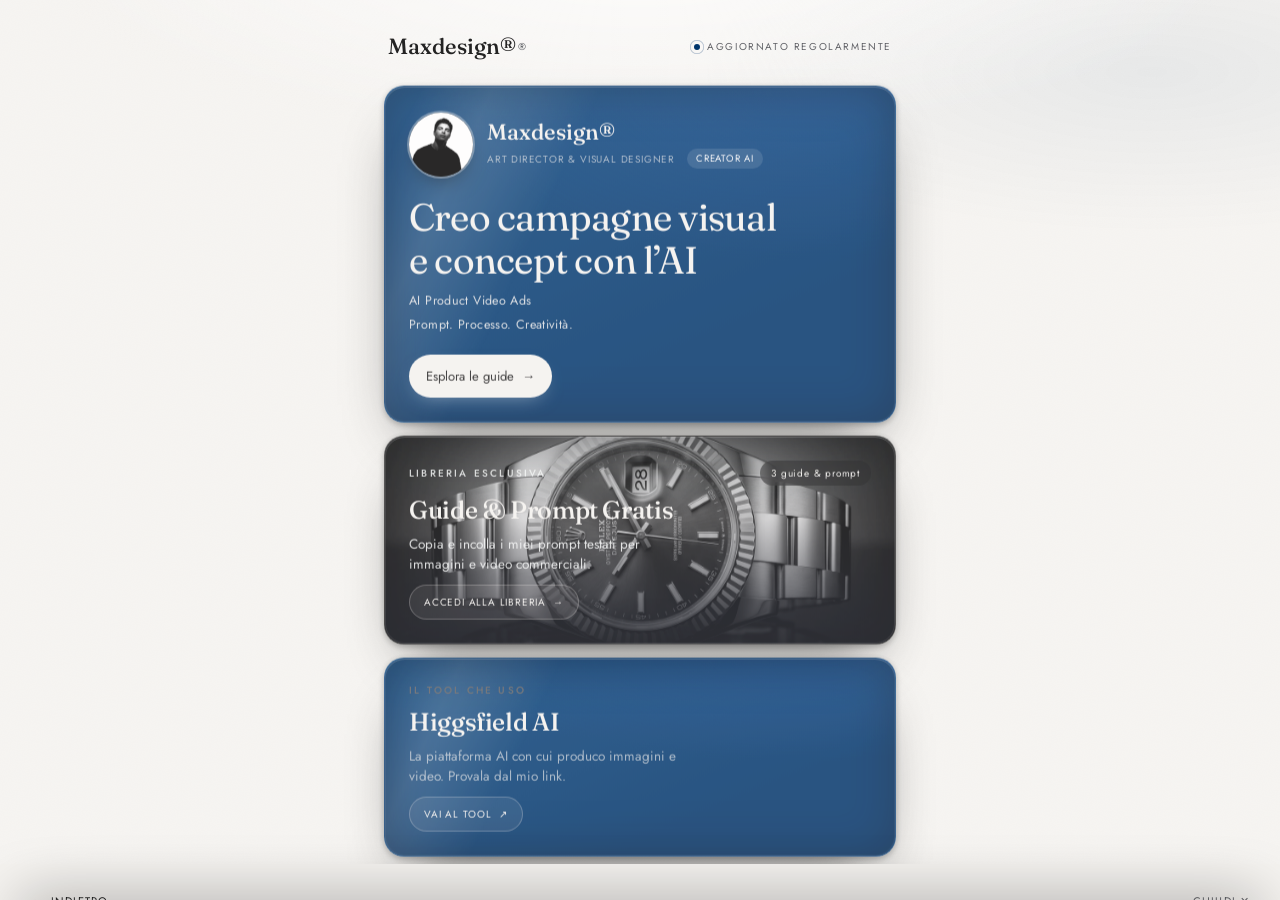
<file: hub.html>
<!doctype html><html lang="it"><head><meta charset="utf-8"><meta http-equiv="refresh" content="0;url=index.html"><title>Maxdesign Hub</title></head><body><a href="index.html">Apri la landing Maxdesign</a></body></html>
</file>
